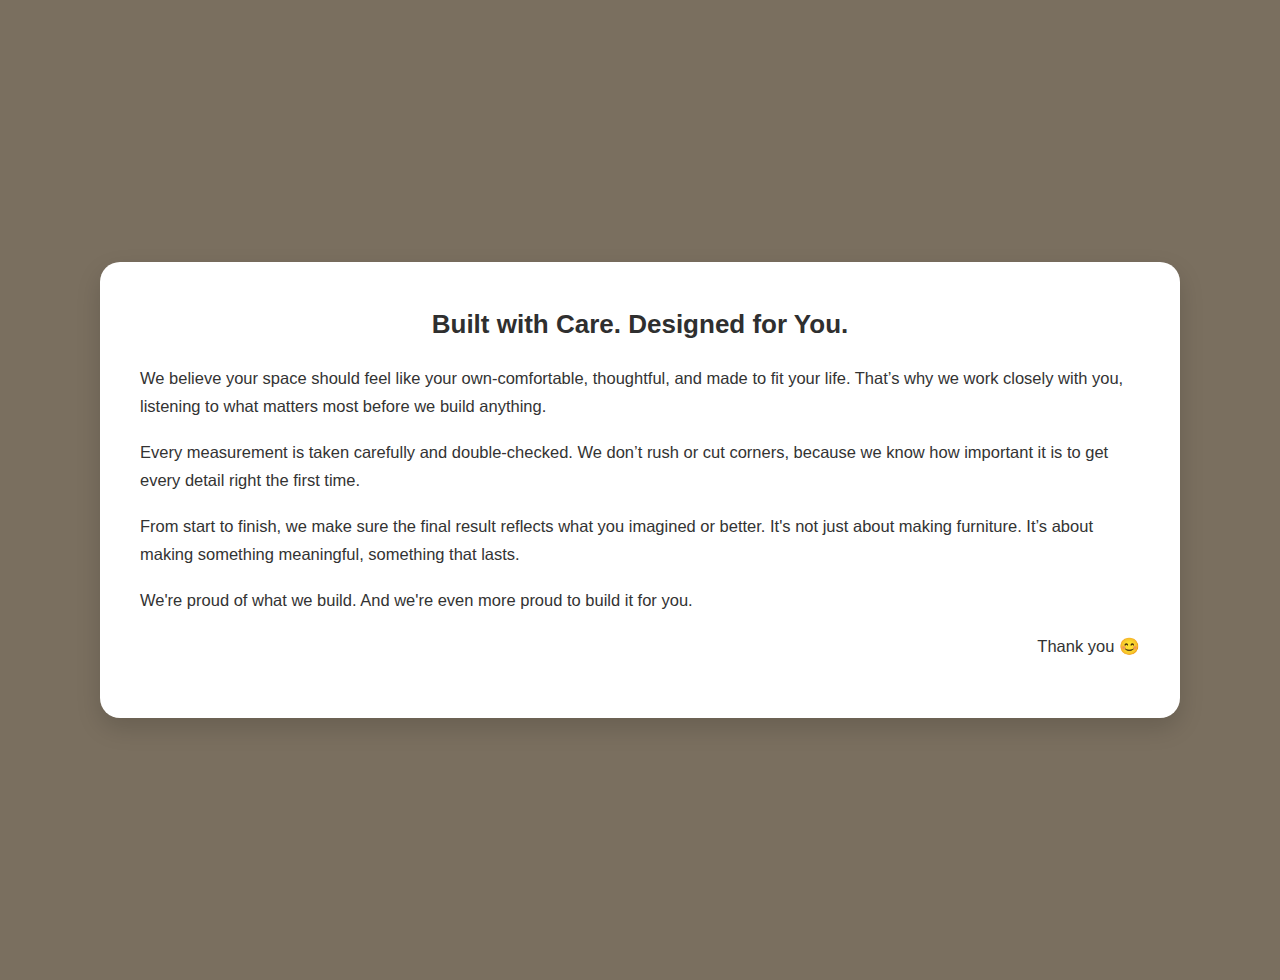
<file: readmore.html>
<!DOCTYPE html>
<html lang="en">
<head>
  <meta charset="UTF-8" />
  <meta name="viewport" content="width=device-width, initial-scale=1.0"/>
  <title>Read More</title>
  <link rel="icon" type="image/png" href="vf.png" />

  <style>
    body {
      margin: 0;
      padding: 40px;
      background-color: rgb(122, 111, 95);
      font-family: 'Segoe UI', Tahoma, Geneva, Verdana, sans-serif;
      display: flex;
      justify-content: center;
      align-items: center;
      min-height: 100vh;
    }

    .content-container {
      display: flex;
      align-items: flex-start;
      background-color: #fff;
      border-radius: 20px;
      box-shadow: 0 10px 25px rgba(0, 0, 0, 0.15);
      max-width: 1000px;
      width: 100%;
      padding: 40px;
      gap: 30px;
    }

    .logo-side {
      flex-shrink: 0;
    }

    .logo-side img {
      width: 140px;
      border-radius: 12px;
    }

    .text-box {
      color: #333;
      line-height: 1.7;
    }

    .text-box h1 {
      margin-top: 0;
      font-size: 26px;
      color: #2f2f2f;
    }

    .text-box p {
      margin-bottom: 18px;
      font-size: 16.5px;
    }
  </style>
</head>
<body>

  <div class="content-container">

    <div class="text-box">
        <h1 style="text-align: center;">Built with Care. Designed for You.</h1>
        <p>
          We believe your space should feel like your own-comfortable, thoughtful, and made to fit your life. That’s why we work closely with you, listening to what matters most before we build anything.
        </p>
        <p>
          Every measurement is taken carefully and double-checked. We don’t rush or cut corners, because we know how important it is to get every detail right the first time.
        </p>
        <p>
          From start to finish, we make sure the final result reflects what you imagined or better. It's not just about making furniture. It’s about making something meaningful, something that lasts.
        </p>
        <p>
          We're proud of what we build. And we're even more proud to build it for you.
        </p>
        <p style="text-align: right;">
            Thank you &#128522
        </p>
    </div>
  </div>

</body>
</html>
</file>
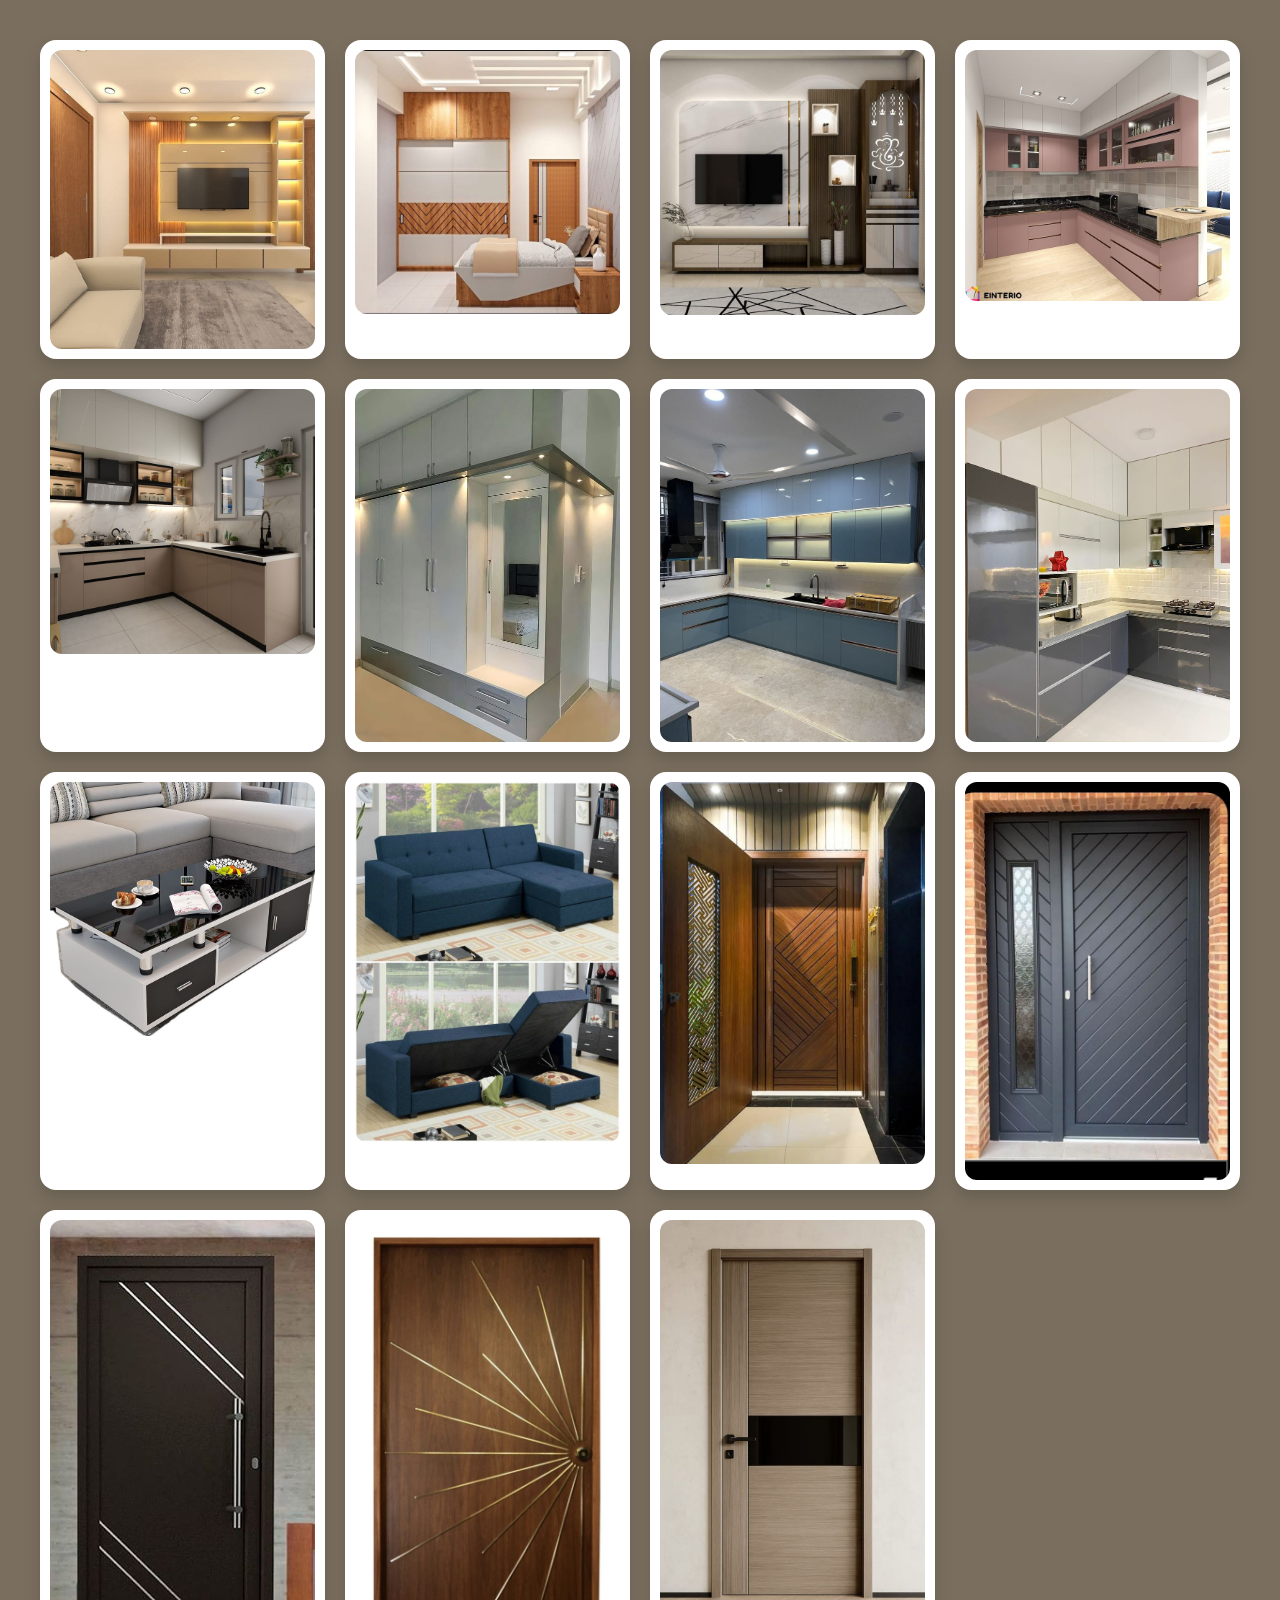
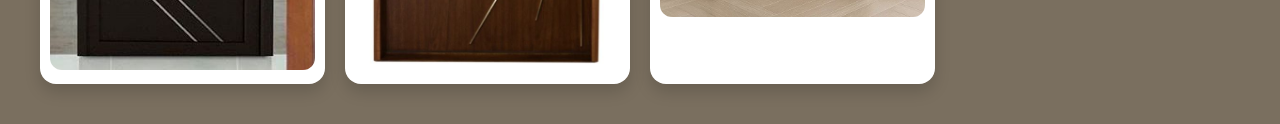
<file: seemore.html>
<!DOCTYPE html>
<html lang="en">
<head>
  <meta charset="UTF-8" />
  <meta name="viewport" content="width=device-width, initial-scale=1.0"/>
  <link rel="icon" type="image/png" href="vf.png" />
  <title>See More</title>
  <style>
    body {
      margin: 0;
      padding: 40px;
      background-color: rgb(122, 111, 95);
      font-family: sans-serif;
    }

    .gallery-grid {
      display: grid;
      grid-template-columns: repeat(auto-fit, minmax(250px, 1fr));
      gap: 20px;
    }

    .gallery-grid > div {
      background-color: #fff;
      border-radius: 16px;
      box-shadow: 0 8px 16px rgba(0,0,0,0.15);
      padding: 10px;
      transition: transform 0.3s ease, box-shadow 0.5s ease;
    }

    .gallery-grid > div:hover {
      transform: translateY(-5px);
      box-shadow: 0 12px 24px rgba(0,0,0,0.2);
    }

    .gallery-grid img {
      width: 100%;
      border-radius: 12px;
      display: block;
    }
  </style>
</head>
<body>
  <div class="gallery-grid">
    <div class="photo-1"><img src="gp-7.jpeg" alt="Kitchen 1" /></div>
    <div class="photo-2"><img src="gp-3.jpeg" alt="Kitchen 2" /></div>
    <div class="photo-3"><img src="gp-21.jpeg" alt="Kitchen 3" /></div>
    <div class="photo-4"><img src="gp-12.jpeg" alt="Kitchen 4" /></div>
    <div class="photo-5"><img src="gp-20.jpeg" alt="Kitchen 5" /></div>
    <div class="photo-6"><img src="gp-1.jpeg" alt="Kitchen 6" /></div>
    <div class="photo-7"><img src="gp-8.jpeg" alt="Kitchen 7" /></div>
    <div class="photo-8"><img src="gp-11.jpeg" alt="Kitchen 8" /></div>
    <div class="photo-9"><img src="gp-15.jpeg" alt="Kitchen 9" /></div>
    <div class="photo-9"><img src="gp-6.jpeg" alt="Kitchen 10" /></div>
    <div class="photo-9"><img src="gp-10.jpeg" alt="Kitchen 11" /></div>
    <div class="photo-9"><img src="gp-18.jpeg" alt="Kitchen 12" /></div>
    <div class="photo-9"><img src="gp-17.jpeg" alt="Kitchen 13" /></div>
    <div class="photo-9"><img src="gp-23.jpeg" alt="Kitchen 14" /></div>
    <div class="photo-9"><img src="gp-22.jpeg" alt="Kitchen 15" /></div>
  </div>
</body>
</html>
</file>
